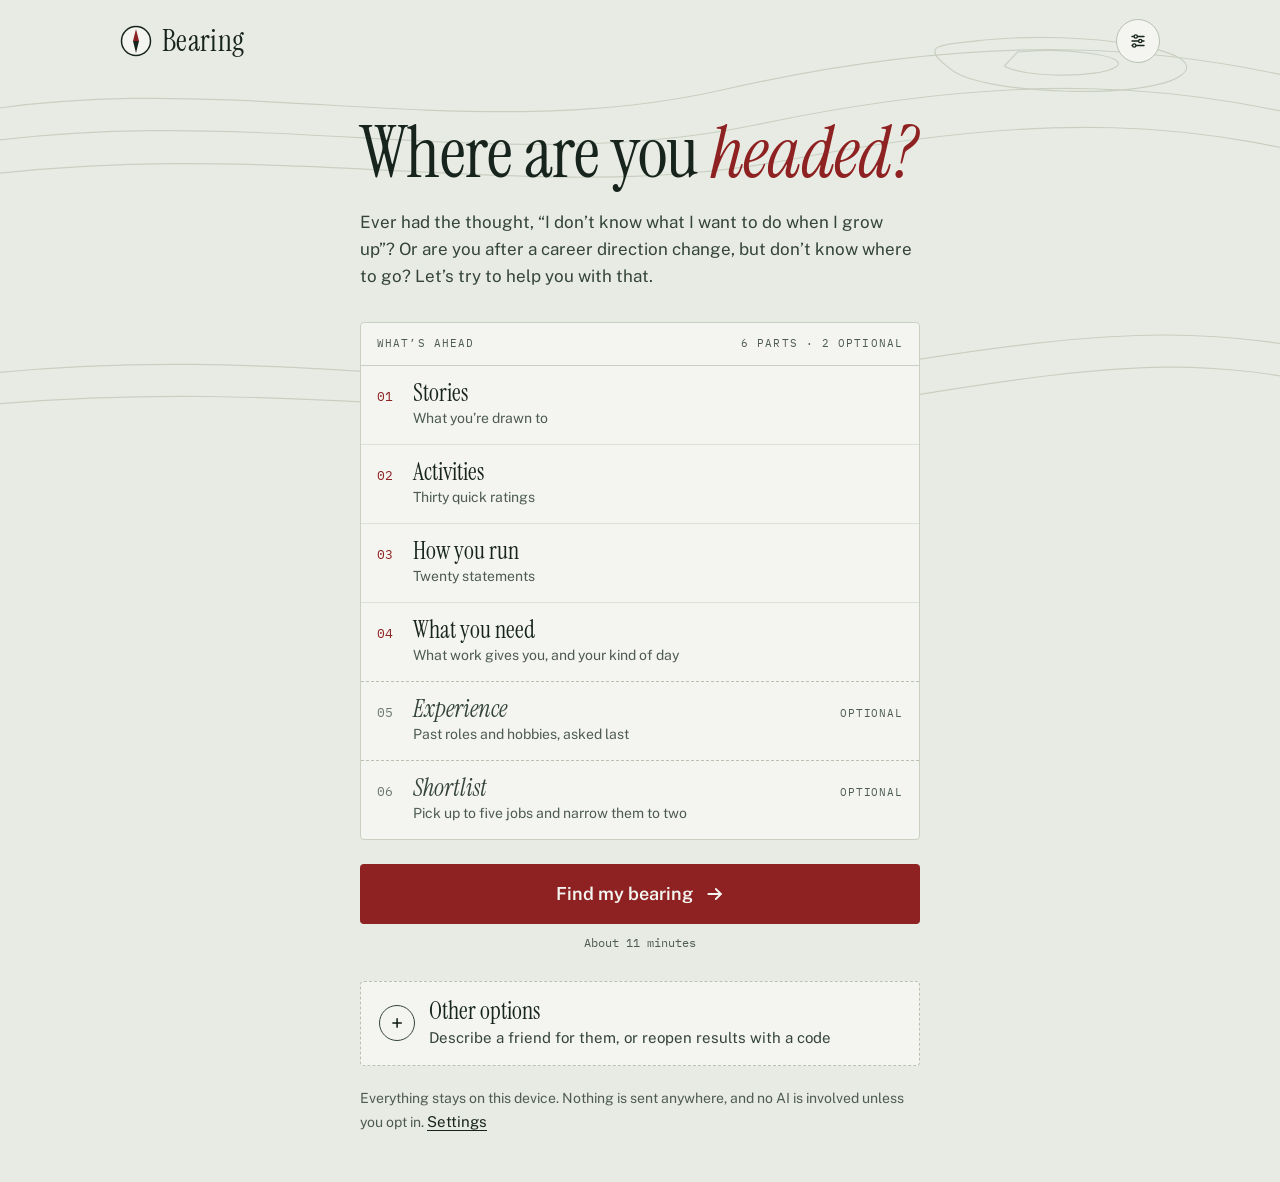
<file: index.html>
<!doctype html>
<html lang="en-AU">
<head>
<meta charset="utf-8">
<meta name="viewport" content="width=device-width, initial-scale=1, viewport-fit=cover">
<title>Bearing</title>
<meta name="description" content="Work out a career direction you'd enjoy and be good at, without starting from your job history.">
<meta name="theme-color" content="#E8EBE3" media="(prefers-color-scheme: light)">
<meta name="theme-color" content="#121A15" media="(prefers-color-scheme: dark)">
<link rel="manifest" href="manifest.webmanifest">
<link rel="icon" href="icons/icon-192.png" type="image/png">
<link rel="apple-touch-icon" href="icons/apple-touch-icon.png">
<meta name="apple-mobile-web-app-capable" content="yes">
<meta name="apple-mobile-web-app-status-bar-style" content="black-translucent">
<link rel="stylesheet" href="fonts/fonts.css">
<link rel="stylesheet" href="style.css">
<style>:root{padding-top:env(safe-area-inset-top,0px);padding-bottom:env(safe-area-inset-bottom,0px)} body{margin:0} [hidden]{display:none!important}</style>
</head>
<body>
<div id="app"></div>
<script>window.BEARING_HOSTED = true;</script>
<script src="config.js"></script>
<script src="data.js"></script>
<script src="jobs2.js"></script>
<script src="onet.js"></script>
<script src="app.js"></script>
<script>
if ('serviceWorker' in navigator && !window.BEARING_ANDROID) {
  window.addEventListener('load', () => navigator.serviceWorker.register('sw.js').catch(() => {}));
}
</script>
</body>
</html>
</file>
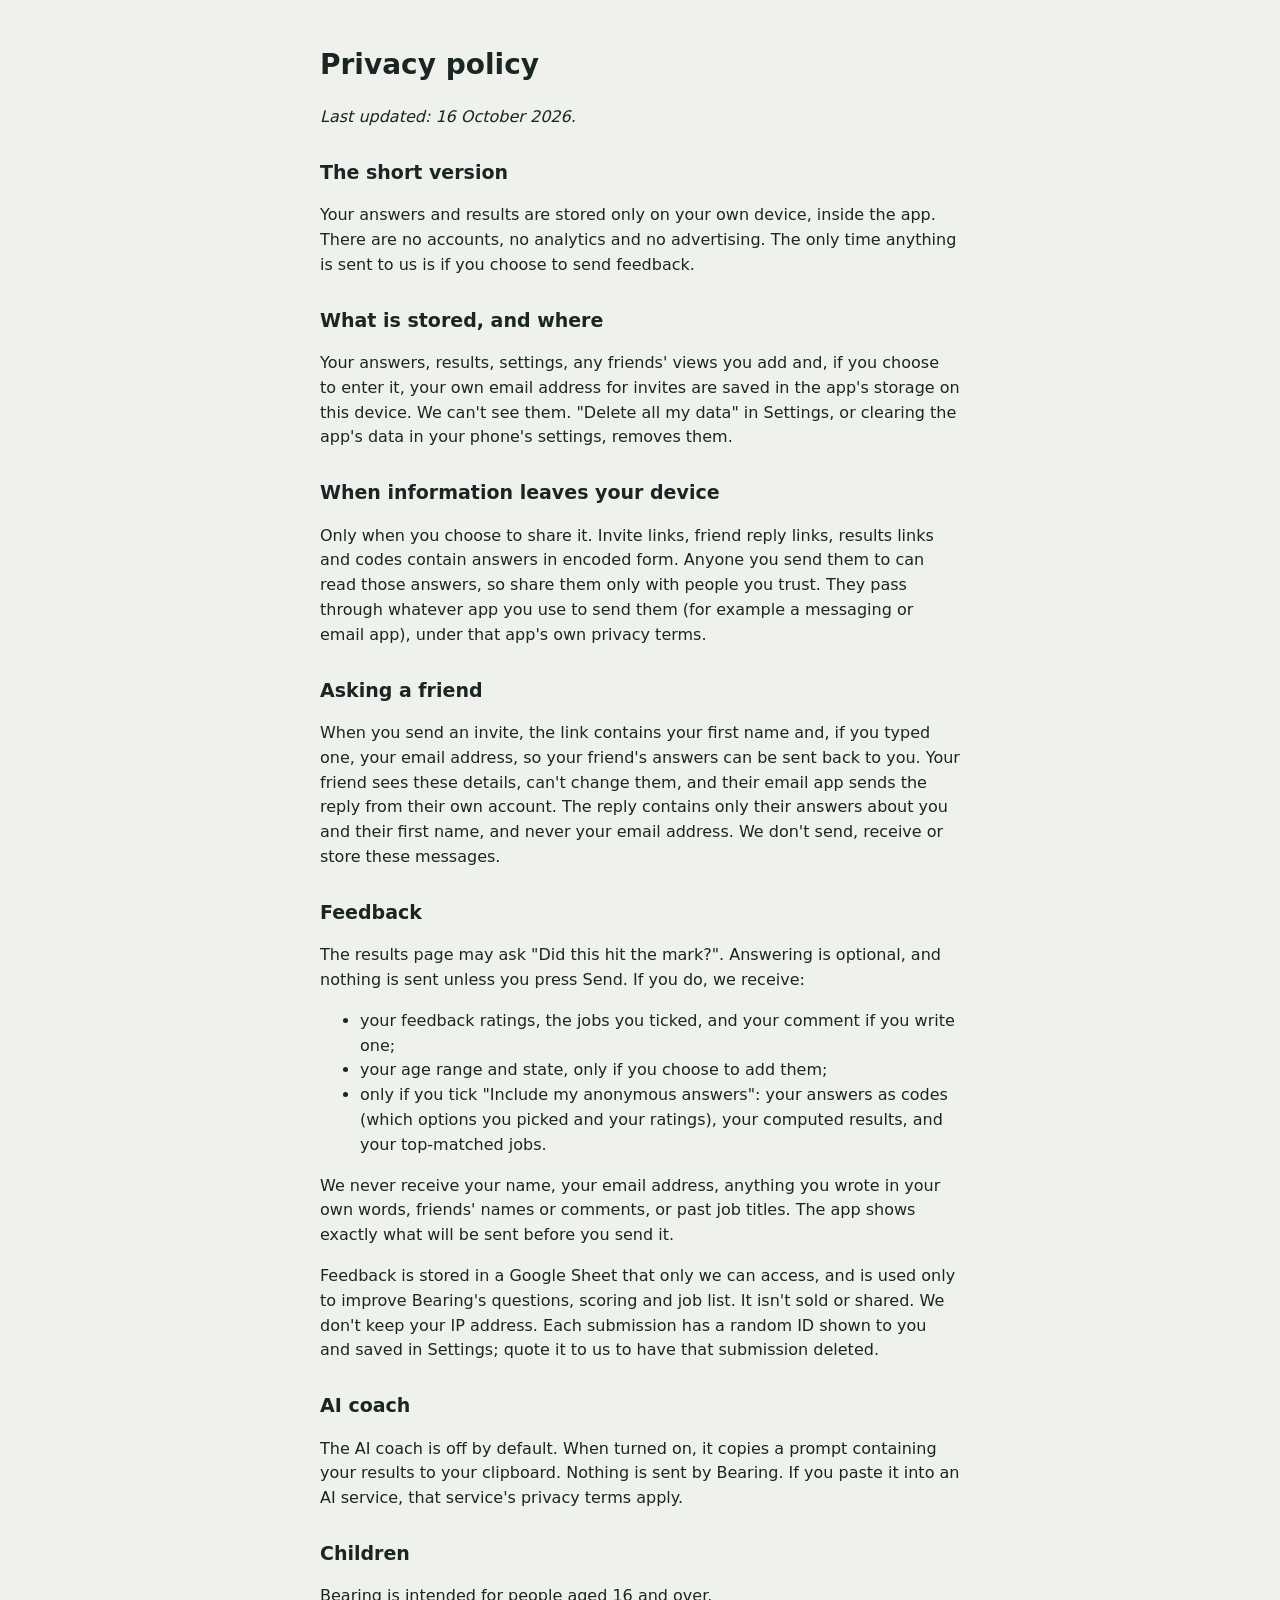
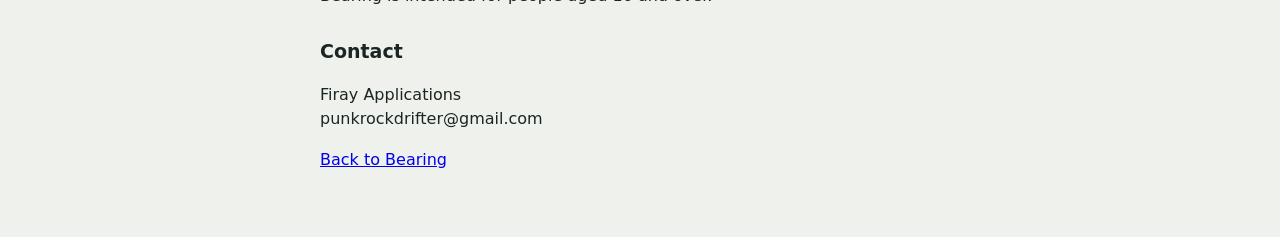
<file: privacy.html>
<!doctype html>
<html lang="en-AU"><head><meta charset="utf-8"><meta name="viewport" content="width=device-width, initial-scale=1">
<title>Bearing privacy policy</title>
<style>body{font-family:system-ui,sans-serif;max-width:640px;margin:0 auto;padding:24px 16px 48px;line-height:1.55;color:#1b2624;background:#eef1ec}
@media (prefers-color-scheme: dark){body{color:#e2e8e3;background:#101715} a{color:#e27bbb}} h1{font-size:28px} h2{font-size:19px;margin-top:28px}</style></head>
<body>
<h1>Privacy policy</h1>
<p><i>Last updated: 16 October 2026.</i></p>
<h2>The short version</h2>
<p>Your answers and results are stored only on your own device, inside the app. There are no accounts, no analytics and no advertising. The only time anything is sent to us is if you choose to send feedback.</p>
<h2>What is stored, and where</h2>
<p>Your answers, results, settings, any friends' views you add and, if you choose to enter it, your own email address for invites are saved in the app's storage on this device. We can't see them. "Delete all my data" in Settings, or clearing the app's data in your phone's settings, removes them.</p>
<h2>When information leaves your device</h2>
<p>Only when you choose to share it. Invite links, friend reply links, results links and codes contain answers in encoded form. Anyone you send them to can read those answers, so share them only with people you trust. They pass through whatever app you use to send them (for example a messaging or email app), under that app's own privacy terms.</p>
<h2>Asking a friend</h2>
<p>When you send an invite, the link contains your first name and, if you typed one, your email address, so your friend's answers can be sent back to you. Your friend sees these details, can't change them, and their email app sends the reply from their own account. The reply contains only their answers about you and their first name, and never your email address. We don't send, receive or store these messages.</p>
<h2>Feedback</h2>
<p>The results page may ask "Did this hit the mark?". Answering is optional, and nothing is sent unless you press Send. If you do, we receive:</p>
<ul>
<li>your feedback ratings, the jobs you ticked, and your comment if you write one;</li>
<li>your age range and state, only if you choose to add them;</li>
<li>only if you tick "Include my anonymous answers": your answers as codes (which options you picked and your ratings), your computed results, and your top-matched jobs.</li>
</ul>
<p>We never receive your name, your email address, anything you wrote in your own words, friends' names or comments, or past job titles. The app shows exactly what will be sent before you send it.</p>
<p>Feedback is stored in a Google Sheet that only we can access, and is used only to improve Bearing's questions, scoring and job list. It isn't sold or shared. We don't keep your IP address. Each submission has a random ID shown to you and saved in Settings; quote it to us to have that submission deleted.</p>
<h2>AI coach</h2>
<p>The AI coach is off by default. When turned on, it copies a prompt containing your results to your clipboard. Nothing is sent by Bearing. If you paste it into an AI service, that service's privacy terms apply.</p>
<h2>Children</h2>
<p>Bearing is intended for people aged 16 and over.</p>
<h2>Contact</h2>
<p>Firay Applications<br>punkrockdrifter@gmail.com</p>
<p><a href="./">Back to Bearing</a></p>
</body></html>
</file>
<file: fonts/fonts.css>
/* Self-hosted fonts (SIL Open Font License, see OFL-*.txt). Lets the app look right offline. */
@font-face{font-family:'Instrument Serif';font-style:normal;font-weight:400;font-display:swap;src:url('instrument-serif-latin-400-normal.woff2') format('woff2')}
@font-face{font-family:'Instrument Serif';font-style:italic;font-weight:400;font-display:swap;src:url('instrument-serif-latin-400-italic.woff2') format('woff2')}
@font-face{font-family:'Public Sans';font-style:normal;font-weight:400;font-display:swap;src:url('public-sans-latin-400-normal.woff2') format('woff2')}
@font-face{font-family:'Public Sans';font-style:normal;font-weight:500;font-display:swap;src:url('public-sans-latin-500-normal.woff2') format('woff2')}
@font-face{font-family:'Public Sans';font-style:normal;font-weight:600;font-display:swap;src:url('public-sans-latin-600-normal.woff2') format('woff2')}
@font-face{font-family:'IBM Plex Mono';font-style:normal;font-weight:400;font-display:swap;src:url('ibm-plex-mono-latin-400-normal.woff2') format('woff2')}
@font-face{font-family:'IBM Plex Mono';font-style:normal;font-weight:500;font-display:swap;src:url('ibm-plex-mono-latin-500-normal.woff2') format('woff2')}
</file>
<file: style.css>
/* Layout: one narrow column for questions (one decision per screen); results widen to a two-column survey sheet. */
:root{
  /* Contour theme: a walker's topo map. Sage paper, faint contour lines, one oxblood highlight. */
  --brg-bg:#E8EBE3; --brg-surface:#F4F5F0;
  --brg-ink:#17241D; --brg-ink-2:#34443A; --brg-ink-3:#4E5B53; --brg-ink-4:#6A766E; --brg-placeholder:#7A867E;
  --brg-contour:#C9D0C2; --brg-line-soft:#DDE2D6; --brg-line-strong:#B9C1B3; --brg-dash:#9DA89A;
  --brg-accent:#8E2121; --brg-on-accent:#F4F5F0; --brg-accent-wash:rgb(142 33 33 / .07); --brg-focus:rgb(142 33 33 / .15);
  --brg-font-display:'Instrument Serif',Georgia,'Times New Roman',serif;
  --brg-font-body:'Public Sans',system-ui,-apple-system,'Segoe UI',sans-serif;
  --brg-font-mono:'IBM Plex Mono',ui-monospace,Menlo,Consolas,monospace;
  --brg-radius:4px; --brg-tap:44px;

  /* Older names used across the app, pointed at the Contour tokens */
  --paper:var(--brg-bg); --surface:var(--brg-surface); --ink:var(--brg-ink); --muted:var(--brg-ink-3);
  --line:var(--brg-contour); --line-soft:var(--brg-line-soft);
  --accent:var(--brg-accent); --accent-soft:var(--brg-accent-wash); --accent-ink:var(--brg-on-accent); --orange:var(--brg-ink-3);
  --tS:var(--brg-accent); --tA:var(--brg-ink); --tB:var(--brg-ink-2); --tC:var(--brg-ink-3); --tD:var(--brg-ink-4);
  --display:var(--brg-font-display); --body:var(--brg-font-body); --mono:var(--brg-font-mono);
  --r:var(--brg-radius);
}
@media (prefers-color-scheme: dark){ :root:not([data-theme="light"]){
  --brg-bg:#121A15; --brg-surface:#1A241E;
  --brg-ink:#E6EAE1; --brg-ink-2:#C6CEC3; --brg-ink-3:#9AA69D; --brg-ink-4:#7C887F; --brg-placeholder:#748078;
  --brg-contour:#2A362E; --brg-line-soft:#222D26; --brg-line-strong:#3A483F; --brg-dash:#4C5A50;
  --brg-accent:#C25454; --brg-on-accent:#FFFFFF; --brg-accent-wash:rgb(194 84 84 / .13); --brg-focus:rgb(194 84 84 / .25);
  color-scheme:dark } }
:root[data-theme="dark"]{
  --brg-bg:#121A15; --brg-surface:#1A241E;
  --brg-ink:#E6EAE1; --brg-ink-2:#C6CEC3; --brg-ink-3:#9AA69D; --brg-ink-4:#7C887F; --brg-placeholder:#748078;
  --brg-contour:#2A362E; --brg-line-soft:#222D26; --brg-line-strong:#3A483F; --brg-dash:#4C5A50;
  --brg-accent:#C25454; --brg-on-accent:#FFFFFF; --brg-accent-wash:rgb(194 84 84 / .13); --brg-focus:rgb(194 84 84 / .25);
  color-scheme:dark }

*{box-sizing:border-box}
body{background:var(--paper);color:var(--ink);font-family:var(--body);font-size:17px;line-height:1.5;
  padding-left:max(16px,env(safe-area-inset-left,0px));padding-right:max(16px,env(safe-area-inset-right,0px));padding-block:0 48px}
button,input,textarea,select{font:inherit;color:inherit}
a{color:var(--accent)}
:focus-visible{outline:3px solid var(--accent);outline-offset:2px}
h1,h2,h3{font-family:var(--display);font-weight:800;letter-spacing:.01em;line-height:1.05;text-wrap:balance;margin:0}
.eyebrow{font-family:var(--mono);font-size:12px;letter-spacing:.12em;text-transform:uppercase;color:var(--muted)}
.muted{color:var(--muted)}
.wrap{max-width:680px;margin:0 auto}
.wide{max-width:1040px;margin:0 auto}

/* contour-line masthead: the map the bearing is taken on */
.mast{position:relative;margin:0 calc(-1 * max(16px,env(safe-area-inset-left,0px))) 0;padding-block:18px 14px;
  padding-left:max(16px,env(safe-area-inset-left,0px));padding-right:max(16px,env(safe-area-inset-right,0px));
  border-bottom:1px solid var(--line);
  background:
   repeating-radial-gradient(ellipse 140% 90% at 88% 130%, transparent 0 17px, var(--line-soft) 17px 18px),
   repeating-radial-gradient(ellipse 90% 120% at 8% -40%, transparent 0 23px, var(--line-soft) 23px 24px), var(--paper)}
.mast .inner{display:flex;align-items:center;justify-content:space-between;gap:12px;max-width:1040px;margin:0 auto}
.brand{display:flex;align-items:center;gap:10px;font-family:var(--display);font-weight:800;font-size:26px;letter-spacing:.04em;text-transform:uppercase}
.brand svg{width:28px;height:28px}
.linkbtn{background:none;border:0;padding:6px 4px;color:var(--muted);cursor:pointer;font-size:15px;text-decoration:underline;text-underline-offset:3px}

/* progress */
.progress{margin:22px 0 6px;display:flex;flex-direction:column;gap:8px}
.progress .row{display:flex;justify-content:space-between;align-items:baseline;gap:10px;flex-wrap:wrap}
.bar{height:6px;background:var(--line-soft);border-radius:3px;overflow:hidden}
.bar i{display:block;height:100%;background:var(--accent);border-radius:3px;transition:width .3s ease}

/* question screens */
.screen{padding-block:18px 8px;display:flex;flex-direction:column;gap:18px}
.q{font-family:var(--display);font-weight:700;font-size:clamp(26px,5vw,34px);line-height:1.12;text-wrap:balance}
.hint{color:var(--muted);margin:0;max-width:60ch}
.opts{display:flex;flex-direction:column;gap:10px}
.opt{display:block;width:100%;text-align:left;background:var(--surface);border:1.5px solid var(--line);border-radius:var(--r);
  padding:14px 16px;cursor:pointer;transition:border-color .15s,background .15s,transform .1s}
.opt:hover{border-color:var(--accent)}
.opt:active{transform:scale(.995)}
.opt[aria-pressed="true"]{border-color:var(--accent);background:var(--accent-soft)}
.pair{display:grid;grid-template-columns:minmax(0,1fr) auto minmax(0,1fr);gap:8px;align-items:stretch}
.pair .opt{min-height:132px;display:flex;align-items:center;font-size:18px;line-height:1.35;padding:18px}
.pair-or{align-self:center;font-family:var(--mono);font-size:12px;letter-spacing:.08em;text-transform:uppercase;color:var(--muted)}
.pairscale{display:grid;grid-template-columns:repeat(var(--n),1fr);gap:6px}
.pairscale button{display:flex;flex-direction:column;align-items:center;gap:2px;border:1.5px solid var(--line);background:var(--surface);border-radius:8px;padding:8px 2px;cursor:pointer;font-size:12px;line-height:1.2;color:var(--ink);min-height:56px;justify-content:center}
.pairscale .ic{font-family:var(--mono);font-size:16px;letter-spacing:-.1em}
.pairscale button[aria-pressed="true"]{background:var(--accent);border-color:var(--accent);color:var(--accent-ink);font-weight:700}
.pair-alt{display:flex;gap:10px;justify-content:center;flex-wrap:wrap}
.chipbtn{background:transparent;border:1.5px solid var(--line);border-radius:999px;padding:8px 14px;cursor:pointer;font-size:15px}
.chipbtn{transition:border-color .15s,background .15s,color .15s}
.chipbtn:hover{border-color:var(--accent);background:var(--accent-soft)}
.chipbtn[aria-pressed="true"]{border-color:var(--accent);background:var(--accent);color:var(--accent-ink);font-weight:700}
.chipbtn.sm{padding:3px 12px;font-size:13px}
.chips{display:flex;flex-wrap:wrap;gap:8px}
@media (max-width:520px){ .pair .opt{min-height:120px;font-size:16px;padding:14px} }

.scale-item{padding-block:14px;border-bottom:1px solid var(--line-soft);display:flex;flex-direction:column;gap:10px}
.scale-item:last-child{border-bottom:0}
.scale{display:grid;grid-template-columns:repeat(5,1fr);gap:6px}
.scale button{border:1.5px solid var(--line);background:var(--surface);border-radius:8px;padding:10px 0;cursor:pointer;font-family:var(--mono);font-size:14px}
.scale button[aria-pressed="true"]{background:var(--accent);border-color:var(--accent);color:var(--accent-ink)}
.anchors{display:flex;justify-content:space-between;gap:12px;font-size:13px;color:var(--muted)}
.anchors span:last-child{text-align:right}

.saymore summary{cursor:pointer;color:var(--muted);font-size:15px}
textarea{width:100%;min-height:96px;border:1.5px solid var(--line);border-radius:var(--r);background:var(--surface);padding:12px;resize:vertical}
input[type=text]{width:100%;border:1.5px solid var(--line);border-radius:var(--r);background:var(--surface);padding:12px}

.nav{display:flex;justify-content:space-between;align-items:center;gap:12px;padding-top:8px}
.btn{background:var(--accent);color:var(--accent-ink);border:0;border-radius:999px;padding:13px 24px;font-weight:700;cursor:pointer;font-size:16px}
.btn:disabled{opacity:.35;cursor:not-allowed}
.btn.ghost{background:transparent;color:var(--ink);border:1.5px solid var(--line)}
.back{background:none;border:0;color:var(--muted);cursor:pointer;padding:10px 4px;font-size:15px}

/* intro */
.hero{padding-block:36px 10px;display:flex;flex-direction:column;gap:18px}
.hero h1{font-size:clamp(44px,9vw,76px);text-transform:uppercase;letter-spacing:.02em}
.hero p{max-width:58ch;margin:0;font-size:18px}
.steps{display:grid;grid-template-columns:repeat(auto-fit,minmax(150px,1fr));gap:1px;background:var(--line);border:1px solid var(--line);border-radius:var(--r);overflow:hidden}
.steps div{background:var(--surface);padding:12px 14px;display:flex;flex-direction:column;gap:2px}
.steps b{font-family:var(--mono);font-size:12px;font-weight:500;color:var(--accent);letter-spacing:.08em}
.steps span{font-size:15px}
.cta-row{display:flex;gap:12px;flex-wrap:wrap;align-items:center}
.panel{background:var(--surface);border:1px solid var(--line);border-radius:var(--r);padding:18px;display:flex;flex-direction:column;gap:12px}
.interlude{padding-block:40px 10px;display:flex;flex-direction:column;gap:14px}
.interlude .num{font-family:var(--mono);color:var(--accent);font-size:14px;letter-spacing:.1em}
.interlude h2{font-size:clamp(34px,7vw,52px);text-transform:uppercase}

/* results */
.res-head{display:grid;grid-template-columns:minmax(0,1fr) minmax(0,1.15fr);gap:28px;align-items:center;padding-block:28px 10px}
@media (max-width:800px){ .res-head{grid-template-columns:1fr} }
.compass{width:100%;max-width:400px;margin:0 auto;display:block}
.compass text{font-family:var(--mono);font-size:10px;fill:var(--muted)}
.compass .tl{font-family:var(--display);font-weight:700;font-size:14px;fill:var(--ink);letter-spacing:.04em;text-transform:uppercase}
.bearing-num{font-family:var(--mono);font-size:clamp(46px,9vw,72px);font-weight:500;line-height:1;color:var(--accent);font-variant-numeric:tabular-nums}
.dir-name{font-size:clamp(34px,6vw,52px);text-transform:uppercase}
.lean{display:inline-flex;gap:6px;align-items:center;font-family:var(--mono);font-size:13px;border:1px solid var(--line);border-radius:999px;padding:4px 10px;width:fit-content}
.dir{display:flex;flex-direction:column;gap:14px;min-width:0}
.dir p{margin:0;max-width:60ch}
.mix{display:flex;flex-direction:column;gap:6px}
.mixrow{display:grid;grid-template-columns:110px 1fr 40px;gap:10px;align-items:center;font-size:15px}
.mixrow .bar{height:8px}
.mixrow .bar i{background:var(--ink)}
.mixrow.top .bar i{background:var(--accent)}
.mixrow span:last-child{font-family:var(--mono);font-size:13px;color:var(--muted);text-align:right;font-variant-numeric:tabular-nums}

.section{padding-block:30px 6px;border-top:1px solid var(--line);margin-top:26px;display:flex;flex-direction:column;gap:16px}
.section h2{font-size:clamp(28px,5vw,40px);text-transform:uppercase}
.grid2{display:grid;grid-template-columns:1fr 1fr;gap:20px}
@media (max-width:760px){ .grid2{grid-template-columns:1fr} }
.look{display:flex;flex-direction:column;gap:8px;margin:0;padding:0;list-style:none}
.look li{display:flex;gap:10px;align-items:baseline}
.look li::before{content:"";flex:0 0 8px;height:8px;border-radius:50%;background:var(--orange);transform:translateY(-1px)}

.trait{display:flex;flex-direction:column;gap:4px;padding-block:8px;border-bottom:1px solid var(--line-soft)}
.trait:last-child{border-bottom:0}
.trait .top{display:flex;justify-content:space-between;gap:10px}
.spectrum{position:relative;height:10px;background:var(--line-soft);border-radius:5px}
.spectrum .dot{position:absolute;top:50%;width:16px;height:16px;border-radius:50%;background:var(--accent);transform:translate(-50%,-50%);border:2px solid var(--surface)}
.spectrum .dot.friend{background:transparent;border:2px dashed var(--orange);width:18px;height:18px}
.spectrum::after{content:"";position:absolute;left:50%;top:-3px;bottom:-3px;width:1px;background:var(--line)}
.trait .ends{display:flex;justify-content:space-between;gap:16px;font-size:13px;color:var(--muted)}
.trait .ends span:last-child{text-align:right}

.toggle{display:inline-flex;border:1.5px solid var(--line);border-radius:999px;padding:3px;gap:2px;width:fit-content}
.toggle button{border:0;background:transparent;border-radius:999px;padding:7px 16px;cursor:pointer;font-size:15px}
.toggle button[aria-pressed="true"]{background:var(--ink);color:var(--paper)}

.tiers{display:flex;flex-direction:column;border:1px solid var(--line);border-radius:var(--r);overflow:hidden;background:var(--surface)}
.tier{display:grid;grid-template-columns:88px minmax(0,1fr);border-bottom:1px solid var(--line)}
.tier:last-child{border-bottom:0}
.tier .lab{display:flex;flex-direction:column;align-items:center;justify-content:center;font-family:var(--display);font-weight:800;font-size:22px;color:var(--paper);padding:10px 4px;line-height:1;text-align:center}
.tier .lab small{font-family:var(--mono);font-weight:400;font-size:10px;letter-spacing:.08em;text-transform:uppercase;margin-top:4px;opacity:.9}
.tier .jobs{padding:12px;display:flex;flex-direction:column;gap:8px;min-width:0}
.tier .chips{gap:8px}
.jobchip{border:1.5px solid var(--line);background:var(--paper);border-radius:8px;padding:8px 12px;cursor:pointer;font-size:15px;text-align:left;display:flex;flex-direction:column;gap:1px}
.jobchip small{font-family:var(--mono);font-size:11px;color:var(--muted)}
.jobchip[aria-expanded="true"]{border-color:var(--ink);background:var(--surface)}
.tier-empty{color:var(--muted);font-size:15px;padding:4px 2px}

.detail{border:1px solid var(--line);border-radius:var(--r);background:var(--paper);padding:16px;display:flex;flex-direction:column;gap:12px}
.detail h3{font-size:28px;text-transform:uppercase}
.detail .meta{display:flex;flex-wrap:wrap;gap:8px 18px;font-family:var(--mono);font-size:13px;color:var(--muted)}
.detail .meta b{color:var(--ink);font-weight:500}
.detail p{margin:0;max-width:65ch}
.detail ul{margin:0;padding-left:18px;display:flex;flex-direction:column;gap:4px}
.detail .lbl{font-family:var(--mono);font-size:12px;letter-spacing:.1em;text-transform:uppercase;color:var(--muted);margin-bottom:2px}
.links{display:flex;gap:10px;flex-wrap:wrap}
.links a{display:inline-flex;align-items:center;gap:6px;border:1.5px solid var(--line);border-radius:999px;padding:8px 14px;text-decoration:none;color:var(--ink);font-size:15px}
.links a.primary{background:var(--accent);border-color:var(--accent);color:var(--accent-ink)}
.ready{display:inline-flex;font-family:var(--mono);font-size:12px;border-radius:999px;padding:3px 10px;border:1px solid currentColor;width:fit-content}
.ready.r0{color:var(--tB)} .ready.r1{color:var(--tA)} .ready.r2{color:var(--tC)}

.field{display:flex;flex-direction:column;gap:10px;padding-block:14px;border-bottom:1px solid var(--line-soft)}
.field:last-child{border-bottom:0}
.field h3{font-size:24px;text-transform:uppercase}
.tb{display:inline-flex;align-items:center;justify-content:center;height:20px;padding:0 6px;border-radius:5px;font-family:var(--mono);font-size:11px;letter-spacing:.04em;color:var(--paper);margin-right:6px;vertical-align:2px}

.actions{display:grid;grid-template-columns:repeat(auto-fit,minmax(260px,1fr));gap:14px}
.actions .panel h3{font-size:22px;text-transform:uppercase}
.actions .panel p{margin:0;font-size:15px}
.codebox{font-family:var(--mono);font-size:12px;word-break:break-all;min-height:70px}
.toast{position:fixed;left:50%;bottom:calc(20px + env(safe-area-inset-bottom,0px));transform:translateX(-50%);background:var(--ink);color:var(--paper);padding:10px 18px;border-radius:999px;font-size:15px;z-index:10}
.note{font-size:14px;color:var(--muted);max-width:75ch}
.note p{margin:0 0 8px}
.friendq{color:var(--orange)}
@media (prefers-reduced-motion: reduce){ *{transition:none!important;animation:none!important} }

/* match breakdown */
.meters{display:flex;flex-direction:column;gap:6px;max-width:460px}
.meter{display:grid;grid-template-columns:96px 1fr 56px;gap:10px;align-items:center;font-size:14px}
.meter .bar{height:7px}
.meter .bar i{background:var(--ink)}
.meter b{font-family:var(--mono);font-weight:500;font-size:12px;color:var(--muted);text-align:right}
/* pay filter */
.payfilter{display:flex;flex-direction:column;gap:10px;padding:12px 16px;border:1px solid var(--line);border-radius:var(--r);background:var(--surface)}
.payfilter input[type=range]{flex:1 1 200px;accent-color:var(--accent);min-width:0}
.paylabel{font-family:var(--mono);font-size:14px;font-variant-numeric:tabular-nums;min-width:15ch}
/* switch */
.toggle-sw{display:inline-flex;align-items:center;gap:10px;background:none;border:0;cursor:pointer;font-size:16px;padding:6px 0}
.toggle-sw span{width:40px;height:22px;border-radius:11px;background:var(--line);position:relative;transition:background .15s;flex:0 0 auto}
.toggle-sw span::after{content:"";position:absolute;left:3px;top:3px;width:16px;height:16px;border-radius:50%;background:var(--surface);transition:transform .15s}
.toggle-sw[aria-pressed="true"] span{background:var(--accent)}
.toggle-sw[aria-pressed="true"] span::after{transform:translateX(18px)}
.role h3{font-size:22px;text-transform:uppercase}

.payfilter .frow{display:flex;align-items:center;gap:12px;flex-wrap:wrap}
.payfilter .frow .eyebrow{min-width:17ch}
.aka{display:flex;flex-wrap:wrap;gap:6px 14px;font-size:15px}

.start{display:flex;flex-direction:column;align-items:center;gap:8px}
.start .btn{width:100%;font-size:18px;padding:16px 24px}
.start .muted{font-size:14px}

.iconbtn{background:none;border:0;color:var(--muted);cursor:pointer;padding:6px;border-radius:8px;display:inline-flex}
.iconbtn:hover{color:var(--ink)}

.opt{position:relative}
.opt .tag{display:inline-block;margin-left:10px;font-family:var(--mono);font-size:11px;letter-spacing:.08em;text-transform:uppercase;color:var(--accent);vertical-align:2px}
.opt.also[aria-pressed="true"]{background:transparent;border-style:dashed}

.offer{border-color:var(--accent);gap:12px}

.fbcard{gap:14px}
.fbq{display:flex;flex-direction:column;gap:8px}
.check{display:flex;gap:10px;align-items:flex-start;font-size:16px;cursor:pointer}
.check input{width:20px;height:20px;margin-top:2px;accent-color:var(--accent);flex:0 0 auto}
.fbpre{font-family:var(--mono);font-size:11px;line-height:1.4;max-height:280px;overflow:auto;background:var(--paper);border:1px solid var(--line);border-radius:8px;padding:10px;white-space:pre-wrap;word-break:break-word}


/* ================= Contour theme ================= */
body{position:relative;overflow-x:hidden;-webkit-font-smoothing:antialiased;font-size:16px;line-height:1.55;
  padding-left:max(20px,env(safe-area-inset-left,0px));padding-right:max(20px,env(safe-area-inset-right,0px))}
a{color:var(--brg-ink);text-underline-offset:3px} a:hover{color:var(--brg-accent)}
:focus-visible{outline:2px solid var(--brg-accent);outline-offset:2px}
::placeholder{color:var(--brg-placeholder)}
/* The display face is a serif: never bold, never uppercase */
h1,h2,h3,.q,.brand,.dir-name,.tier .lab,.tb{font-weight:400!important;text-transform:none!important;letter-spacing:-.005em}
.brand{font-size:30px;letter-spacing:.01em;gap:10px}
.brand svg{width:32px;height:32px}
.mast{background:transparent;border-bottom:0;padding-block:18px 10px;margin-left:calc(-1 * max(20px,env(safe-area-inset-left,0px)));margin-right:calc(-1 * max(20px,env(safe-area-inset-right,0px)));
  padding-left:max(20px,env(safe-area-inset-left,0px));padding-right:max(20px,env(safe-area-inset-right,0px));z-index:1}
.iconbtn{width:var(--brg-tap);height:var(--brg-tap);border-radius:50%;border:1px solid var(--brg-line-strong);background:var(--brg-surface);color:var(--brg-ink);align-items:center;justify-content:center;padding:0}
.iconbtn:hover{border-color:var(--brg-ink)}
.linkbtn{color:var(--brg-ink-3)}

/* Buttons: squared map-paper, no pills */
.btn{border-radius:var(--brg-radius);min-height:52px;font-weight:600;font-family:var(--brg-font-body);background:var(--brg-accent);color:var(--brg-on-accent);display:inline-flex;align-items:center;justify-content:center;gap:12px}
.btn:hover:not(:disabled){filter:brightness(1.12)}
.btn.ghost{background:transparent;color:var(--brg-ink);border:1.5px solid var(--brg-ink)}
.btn.ghost:hover:not(:disabled){filter:none;background:var(--brg-surface)}
.btn.sm{min-height:44px;padding:8px 16px;font-size:15px;gap:8px}
.chipbtn,.toggle,.toggle button,.jobchip,.links a,.ready,.lean{border-radius:var(--brg-radius)}
textarea,input[type=text]{border-radius:var(--brg-radius);border:1px solid var(--brg-line-strong);background:var(--brg-surface)}
textarea:focus,input[type=text]:focus{border-color:var(--brg-accent);outline:none;box-shadow:0 0 0 3px var(--brg-focus)}
.codebox{font-family:var(--brg-font-mono);font-size:14px}

/* Contour art behind the home header and hero */
.contours{position:absolute;top:0;left:0;right:0;height:460px;pointer-events:none;z-index:0}
.contours svg{width:100%;height:100%;display:block}
.contours path{fill:none;stroke:var(--brg-contour);stroke-width:1.2}
.home{position:relative;z-index:1;max-width:560px}

/* Home */
.home .hero{padding-block:44px 0;gap:0}
.home .hero h1{font-size:clamp(52px,15vw,72px);line-height:.95;letter-spacing:-.01em;text-transform:none}
.home .hero h1 em{color:var(--brg-accent)}
.home .lede{margin:22px 0 0;font-size:17px;line-height:1.6;color:var(--brg-ink-2);max-width:60ch}
.kicker{font-family:var(--brg-font-mono);font-size:11px;letter-spacing:.1em;text-transform:uppercase;color:var(--brg-ink-3)}
.legend{margin-top:32px;background:var(--brg-surface);border:1px solid var(--brg-contour);border-radius:var(--brg-radius)}
.legend__head{display:flex;justify-content:space-between;gap:12px;padding:12px 16px;border-bottom:1px solid var(--brg-contour)}
.legend__row{display:flex;gap:14px;align-items:baseline;padding:14px 16px;border-bottom:1px solid var(--brg-line-soft)}
.legend__row:last-child{border-bottom:0}
.legend__num{font-family:var(--brg-font-mono);font-size:13px;color:var(--brg-accent);width:22px;flex:none}
.legend__name{font-family:var(--brg-font-display);font-size:24px;line-height:1.1;color:var(--brg-ink)}
.legend__sub{font-size:14px;color:var(--brg-ink-3);margin-top:2px}
.legend__row--opt .legend__num{color:var(--brg-ink-4)}
.legend__row--opt .legend__name{font-style:italic;color:var(--brg-ink-2)}
.legend__row:has(+ .legend__row--opt){border-bottom:1px dashed var(--brg-line-strong)}
.legend__row--opt:has(+ .legend__row--opt){border-bottom:1px dashed var(--brg-line-strong)}
.legend__tag{margin-left:auto;font-family:var(--brg-font-mono);font-size:11px;letter-spacing:.08em;color:var(--brg-ink-3)}
.home .start{margin-top:24px;align-items:stretch;gap:10px}
.home .start .btn{width:100%;min-height:60px;font-size:18px}
.home .start .time{text-align:center;font-family:var(--brg-font-mono);font-size:12px;color:var(--brg-ink-3)}
.home .start .linkbtn{align-self:center}
.home .privacy{margin:22px 0 0;font-size:14px;line-height:1.55;color:var(--brg-ink-3)}
.home .privacy .linkbtn{color:var(--brg-ink);text-decoration:underline;padding:0}
.card-dashed{padding:22px 20px;border:1.5px dashed var(--brg-dash);border-radius:var(--brg-radius);display:flex;flex-direction:column;gap:0}
.card-dashed h2{font-size:32px;line-height:1.05;margin-top:6px}
.card-dashed p,.card-dashed label{margin:10px 0 0;font-size:15px;line-height:1.55;color:var(--brg-ink-2)}
.card-dashed .btn{margin-top:18px;width:100%}
.card-dashed textarea{margin-top:14px;padding:14px;min-height:84px}
.card-dashed textarea + .btn{margin-top:12px}
.home .cards{display:flex;flex-direction:column;gap:16px;margin-top:36px}
.home .pending{margin-top:20px;border-style:solid;border-color:var(--brg-accent)}

/* Back: a real button, 48px tall */
.back{display:inline-flex;align-items:center;gap:8px;min-height:48px;padding:10px 18px 10px 14px;font-family:var(--brg-font-body);font-size:17px;font-weight:600;
  color:var(--brg-ink);background:transparent;border:1.5px solid var(--brg-line-strong);border-radius:var(--brg-radius);cursor:pointer}
.back:hover{border-color:var(--brg-ink);background:var(--brg-surface)}
.nav{align-items:center;padding-top:16px}
.nav .btn{min-height:48px;padding-inline:26px;font-size:17px}

/* Settings */
.settings .set-head{padding-block:28px 18px;display:flex;flex-direction:column;gap:8px}
.settings .set-head h1{font-size:clamp(40px,11vw,52px);line-height:1}
.setlist{background:var(--brg-surface);border:1px solid var(--brg-contour);border-radius:var(--brg-radius)}
.set-row{display:flex;gap:16px;align-items:center;justify-content:space-between;padding:16px;border-bottom:1px solid var(--brg-line-soft)}
.set-row:last-child{border-bottom:0}
.set-row > div:first-child{min-width:0}
.set-row--stack{flex-direction:column;align-items:stretch;gap:12px}
.set-name{font-family:var(--brg-font-display);font-size:24px;line-height:1.1;color:var(--brg-ink)}
.set-sub{font-size:14px;line-height:1.5;color:var(--brg-ink-3);margin-top:4px}
.set-row .btn.ghost{width:fit-content;min-height:44px}
.set-row .toggle-sw{flex:0 0 auto}
.confirm p{margin:0 0 12px;font-size:15px;color:var(--brg-ink-2)}
.set-foot{margin:16px 0 0;font-size:14px;color:var(--brg-ink-3)}
.mono{font-family:var(--brg-font-mono)}
.seg{display:grid;grid-template-columns:repeat(3,1fr);border:1px solid var(--brg-line-strong);border-radius:var(--brg-radius);overflow:hidden}
.seg button{display:flex;flex-direction:column;align-items:center;justify-content:center;gap:6px;min-height:64px;padding:8px 4px;background:transparent;border:0;border-left:1px solid var(--brg-line-strong);
  color:var(--brg-ink-2);font-size:14px;font-weight:500;cursor:pointer}
.seg button:first-child{border-left:0}
.seg button:hover{background:var(--brg-bg)}
.seg button[aria-checked="true"]{background:var(--brg-ink);color:var(--brg-bg);font-weight:600}
.toggle-sw span{background:var(--brg-line-strong)}
.toggle-sw[aria-pressed="true"] span{background:var(--brg-accent)}

.legend__row--done .legend__num{color:var(--brg-accent);font-size:15px}
.legend__row--done .legend__name,.legend__row--skipped .legend__name{color:var(--brg-ink-3)}
.legend__row--done .legend__tag,.legend__row--skipped .legend__tag{color:var(--brg-ink-4)}
.legend__row--current{background:var(--brg-accent-wash);box-shadow:inset 3px 0 0 var(--brg-accent)}
.legend__row--current .legend__sub{color:var(--brg-ink-2)}
.legend__row--current .legend__tag{color:var(--brg-accent)}

/* Back and Next sit side by side: same height, same minimum width, same text size */
.nav .back,.nav .btn{box-sizing:border-box;min-height:52px;min-width:120px;padding-block:0;padding-inline:20px;font-size:17px;font-weight:600;justify-content:center}

/* Home: secondary options folded away */
.more-options{margin-top:28px}
.more-options>summary{cursor:pointer;font-weight:600;color:var(--brg-ink-2);padding:12px 0;list-style-position:inside}
.more-options[open]>summary{margin-bottom:8px}
/* Results: optional steps as a compact strip above the job list */
.optstrip{display:flex;flex-wrap:wrap;align-items:center;gap:8px;margin:14px 0 4px}
.optstrip .eyebrow{margin-right:4px}
/* Job details open in place, full width under the tapped job */
.chips>.detail{flex-basis:100%;width:100%}

/* Results heading: the title leads, the compass number sits underneath with a plain explanation */
.bearing-line{margin:6px 0 10px;font-size:16px;color:var(--brg-ink-2);line-height:1.45}
.bearing-line b{font-family:var(--brg-font-mono);color:var(--brg-accent);font-weight:600;font-size:18px}

/* Mini-IP: five labelled answers per activity */
.scale.words button{font-family:var(--brg-font-body);font-size:13px;line-height:1.15;padding:8px 2px;min-height:48px}

/* Work values: tap to rank */
.opt.rank{display:grid;grid-template-columns:auto 1fr;column-gap:12px;row-gap:2px;align-items:start;text-align:left}
.opt.rank b{grid-column:2;font-weight:600}
.opt.rank .vdesc{grid-column:2;font-size:14px;color:var(--brg-ink-3)}
.opt.rank .rankno{grid-row:1/span 2;grid-column:1;display:inline-grid;place-items:center;width:28px;height:28px;border-radius:50%;background:var(--brg-accent);color:var(--brg-on-accent);font:600 15px var(--brg-font-mono)}
.opt.rank{min-height:auto;font-size:16px}
.opt.rank:not([aria-pressed="true"]){padding-left:calc(14px + 28px)}

/* A job that clashes with a strongest answer */
.clash{margin:0;font-size:14px;color:var(--brg-accent)}

/* Job details: one row per part of the match, with a plain reason */
.fits{display:grid;gap:12px;margin-top:6px}
.fitrow{display:grid;grid-template-columns:7.5em minmax(0,1fr) auto;gap:4px 10px;align-items:center}
.fitrow .fl{font-weight:600}
.fitrow .fw{font:500 13px var(--brg-font-mono);justify-self:end}
.fitrow .fr{grid-column:1/-1;margin:0;font-size:14px;color:var(--brg-ink-3)}
.fitrow > .muted.fw{grid-column:2/-1;justify-self:start}
/* Results filters folded into one panel */
.filters{border:1px solid var(--brg-line-strong);border-radius:var(--brg-radius);padding:10px 14px;margin:12px 0}
.filters>summary{cursor:pointer;display:flex;gap:10px;align-items:baseline;flex-wrap:wrap}
.filters>summary #filtersum{font-size:14px;color:var(--brg-ink-2)}
.filters[open]>summary{margin-bottom:8px}

/* Also count: one switch per extra source, with its edit link */
.alsorow{display:flex;flex-wrap:wrap;align-items:center;gap:6px 14px}
.panel.flash{outline:2px solid var(--brg-accent);outline-offset:3px;transition:outline-color .4s}

/* Shortlist: ranked list, top two marked */
.shortlist{list-style:none;margin:0;padding:0;display:grid;gap:8px}
.shortlist li{display:grid;grid-template-columns:auto 1fr auto;gap:12px;align-items:center;padding:12px 14px;border:1px solid var(--brg-line-soft);border-radius:var(--brg-radius);background:var(--brg-surface)}
.shortlist li.top2{border-color:var(--brg-accent)}
.shortlist li small{display:block;color:var(--brg-ink-3);font-size:14px}
.shortlist .rankno{font:500 15px var(--brg-font-mono);color:var(--brg-ink-3)}
.shortlist li.top2 .rankno{color:var(--brg-accent)}
.jobchip .star{color:var(--brg-accent)}
.nq{font-size:18px;margin-bottom:8px}

/* Leaving-the-app note for outside links */
.leave{position:fixed;inset:0;z-index:50;display:grid;place-items:end center;padding:16px;background:rgb(0 0 0 / .45)}
.leave-card{width:min(520px,100%);background:var(--brg-surface);color:var(--brg-ink);border:1px solid var(--brg-line-strong);border-radius:var(--brg-radius);padding:20px;display:grid;gap:12px;margin-bottom:max(8px,env(safe-area-inset-bottom,0px))}
.leave-card h3{margin:0}
.leave-card p{margin:0}
.leave-tick{display:flex;gap:10px;align-items:center;font-size:15px;color:var(--brg-ink-2)}
.leave-tick input{width:20px;height:20px;accent-color:var(--brg-accent)}
.leave-card .btn{text-decoration:none;text-align:center}
@media (min-width:640px){.leave{place-items:center}}

/* More breathing room between results sections */
.section{padding-block:44px 8px;margin-top:40px;gap:18px}
.section > h2:first-child,.section > .cta-row:first-child{margin-bottom:4px}
.headpair{display:grid;gap:2px}
.headpair .eyebrow{font-size:12px}
.headpair h3{margin:0}
/* Finished optional steps fold to one ticked line */
.optdone{padding:0;gap:0}
.optdone summary{display:flex;align-items:center;gap:12px;padding:14px 18px;cursor:pointer;list-style:none}
.optdone summary::-webkit-details-marker{display:none}
.optdone .tick{display:inline-grid;place-items:center;width:26px;height:26px;border-radius:50%;background:var(--brg-accent);color:var(--brg-on-accent);font-size:15px;flex:none}
.optdone .optname{font:400 22px/1.1 var(--brg-font-display);flex:1}
.optdone[open] summary{border-bottom:1px solid var(--brg-line-soft)}
.optdone .optbody{padding:18px;display:flex;flex-direction:column;gap:12px}
.headpair h3{font-size:clamp(30px,6vw,38px);line-height:1.05}
.panel.sub{background:transparent;padding:14px}
.panel.sub h3{font-size:22px}

/* Home: other options as a clear tappable card */
.more-options>summary{display:flex;align-items:center;gap:14px;padding:16px 18px;border:1.5px dashed var(--brg-line-strong);border-radius:var(--brg-radius);background:var(--brg-surface);color:var(--brg-ink);list-style:none;font-weight:400}
.more-options>summary::-webkit-details-marker{display:none}
.more-options>summary b{display:block;font:400 24px/1.1 var(--brg-font-display)}
.more-options>summary small{display:block;font-size:15px;color:var(--brg-ink-2);margin-top:2px}
.more-options .mo-plus{display:grid;place-items:center;width:36px;height:36px;border-radius:50%;border:1.5px solid var(--brg-ink-2);font-size:22px;line-height:1;flex:none;transition:transform .2s}
.more-options[open] .mo-plus{transform:rotate(45deg)}
.fieldsel{width:100%;font:16px var(--brg-font-body);color:var(--brg-ink);background:var(--brg-bg);border:1.5px solid var(--brg-line-strong);border-radius:var(--brg-radius);padding:10px 12px}

/* Unfinished panels: an empty circle where the tick will go */
.panelhead{display:flex;align-items:center;gap:12px}
.panelhead h3,.panelhead .headpair{margin:0}
.tick.empty{display:inline-block;width:26px;height:26px;border-radius:50%;border:2px solid var(--brg-line-strong);background:transparent;flex:none}
/* Try out your top two */
.trybox{border-top:1px solid var(--brg-line-soft);padding-top:12px;display:grid;gap:8px}
.tryhead{display:flex;justify-content:space-between;gap:12px;align-items:baseline}
.tryhead b{font:400 22px/1.15 var(--brg-font-display)}
.trylist{list-style:none;margin:0;padding:0;display:grid;gap:10px}
.trylist li{display:grid;grid-template-columns:auto 1fr;gap:12px;align-items:start}
.trylist a{white-space:nowrap}
.trycheck{width:28px;height:28px;border-radius:50%;border:2px solid var(--brg-line-strong);background:transparent;color:var(--brg-on-accent);font-size:15px;line-height:1;display:grid;place-items:center;cursor:pointer;margin-top:-2px}
.trycheck[aria-pressed="true"]{background:var(--brg-accent);border-color:var(--brg-accent)}
/* Home: your top two */
.toptwo{margin-top:22px;border:1px solid var(--brg-line-strong);border-radius:var(--brg-radius);background:var(--brg-surface);padding:16px 18px;display:grid;gap:12px}
.toptwo__row{display:grid;grid-template-columns:auto 1fr;gap:14px;align-items:start}
.toptwo .rankno{font:500 15px var(--brg-font-mono);color:var(--brg-accent);padding-top:4px}
.toptwo__name{font:400 24px/1.1 var(--brg-font-display)}
.toptwo__bar{height:6px;border-radius:3px;background:var(--brg-line-soft);margin:8px 0 4px;overflow:hidden}
.toptwo__bar i{display:block;height:100%;background:var(--brg-accent)}
.toptwo small{color:var(--brg-ink-3);font-size:14px}
</file>
